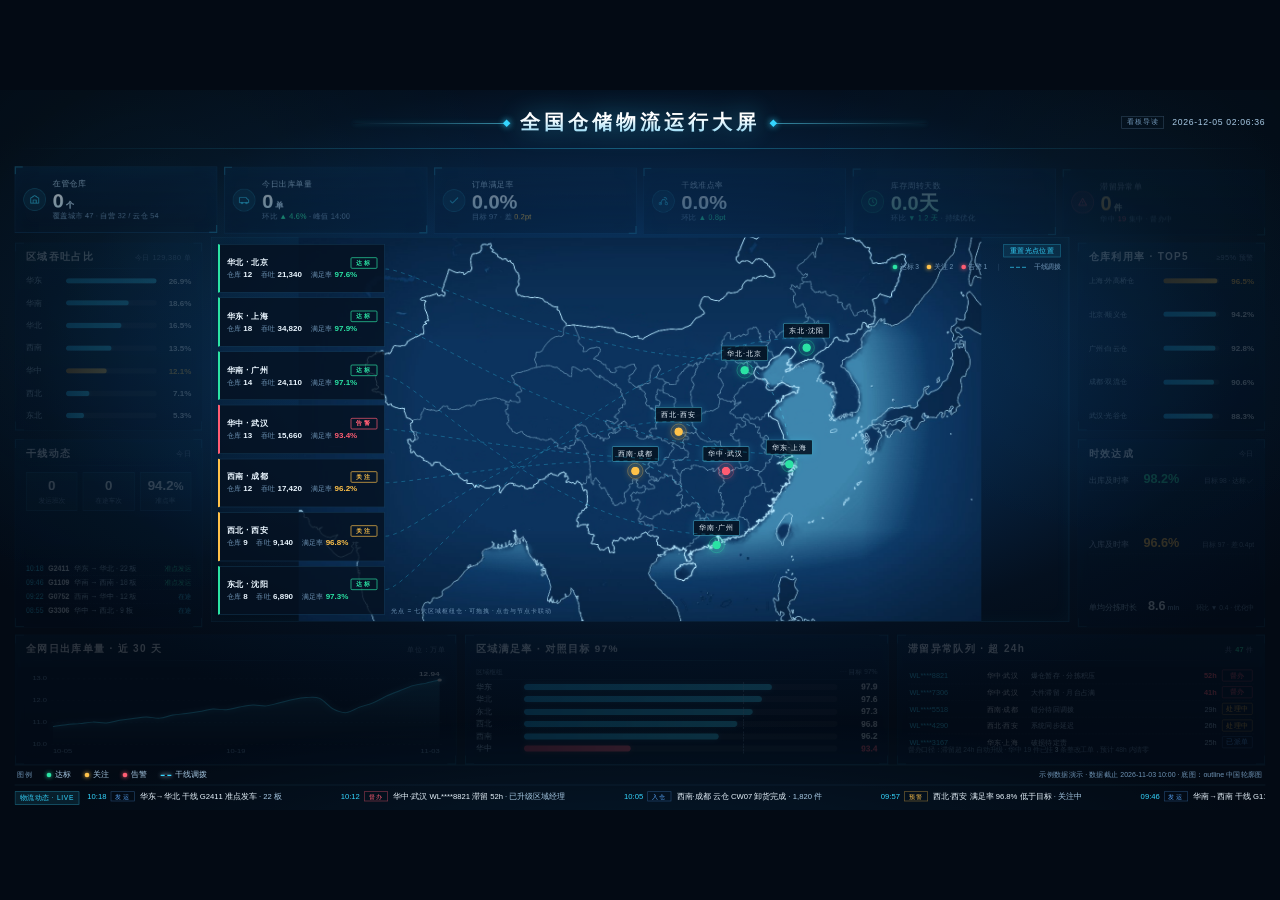
<file: index.html>
<!DOCTYPE html>
<html lang="zh-CN"><head><meta charset="utf-8"><meta http-equiv="refresh" content="0; url=%E5%A4%A7%E5%B1%8F-%E6%96%B9%E6%A1%88%E4%B8%80-%E5%85%A8%E5%9B%BD%E4%BB%93%E5%82%A8%E7%89%A9%E6%B5%81.html"><title>dataview-visualize 示例</title></head><body style="background:#040B18;color:#EAF6FF;font-family:PingFang SC,sans-serif"><p style="padding:40px">正在进入示例大屏… <a style="color:#35D6FF" href="%E5%A4%A7%E5%B1%8F-%E6%96%B9%E6%A1%88%E4%B8%80-%E5%85%A8%E5%9B%BD%E4%BB%93%E5%82%A8%E7%89%A9%E6%B5%81.html">点击直达：全国仓储物流运行大屏</a></p></body></html>
</file>
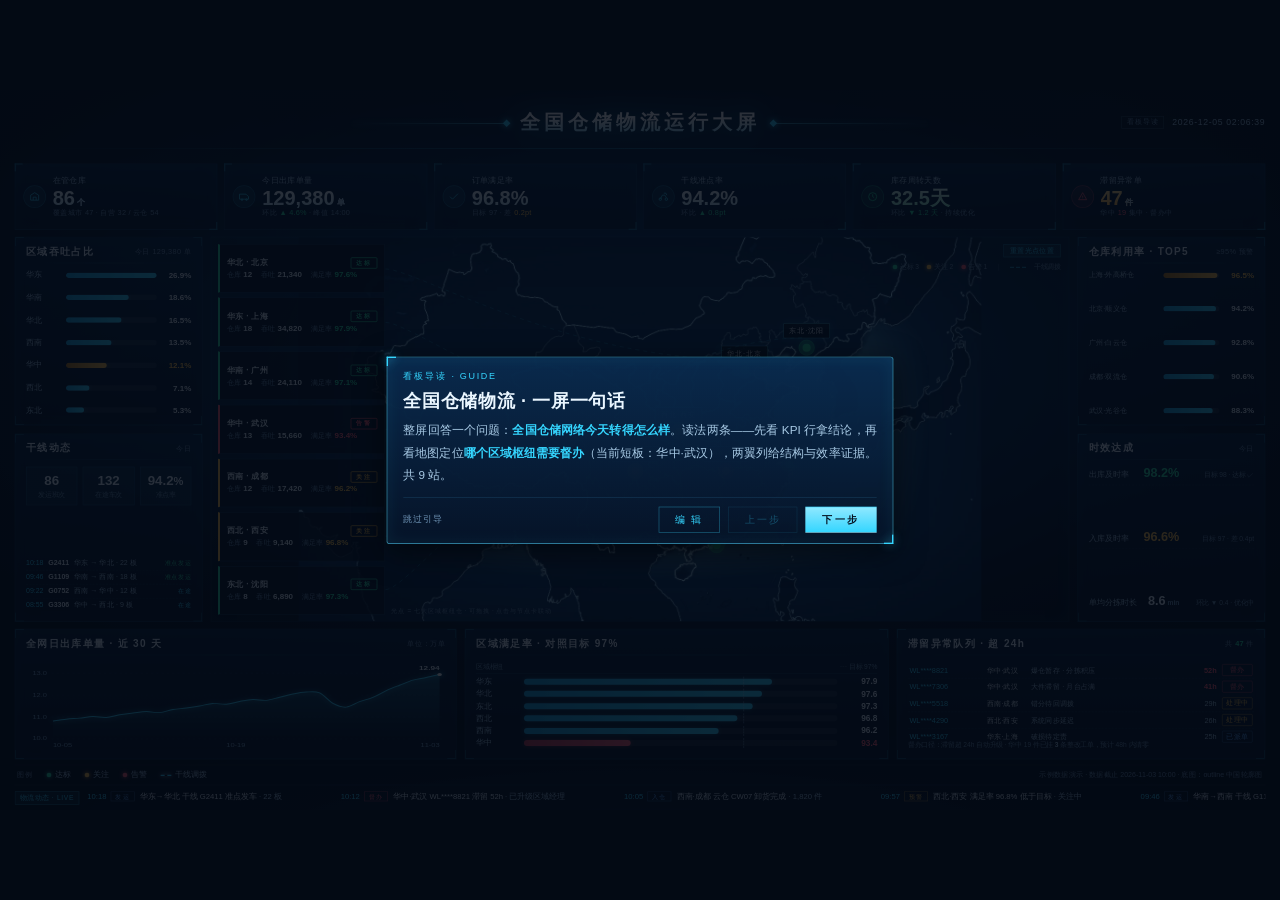
<file: 大屏-方案一-全国仓储物流.html>
<!DOCTYPE html>
<html lang="zh-CN">
<head>
<meta charset="utf-8">
<meta name="viewport" content="width=device-width, initial-scale=1">
<title>全国仓储物流运行大屏</title>
<link rel="stylesheet" href="大屏基座.css">
<style>
/* ===== S1 科技蓝 HUD：基座即默认风格，无需令牌覆盖 ===== */

/* ===== 布局：L3 中心地图（两翼列 + 节点卡叠放在地图面板上层） ===== */
main{display:flex; flex-direction:column; gap:10px; padding-top:10px;}
.kpis{grid-template-columns:repeat(6,1fr);}

.mid{flex:1; min-height:0; display:grid; grid-template-columns:282px 1fr 282px; gap:12px;}
.wingcol{display:grid; grid-template-rows:1fr 1fr; gap:12px; min-height:0;}

/* 左翼上：区域吞吐占比 */
.share{flex:1; display:flex; flex-direction:column; justify-content:space-between; padding-top:2px;}
.srow{display:grid; grid-template-columns:52px 1fr 44px; gap:8px; align-items:center; font-size:11.5px; color:var(--text-2);}
.srow .track{height:8px; background:rgba(255,255,255,.08); border-radius:4px; overflow:hidden;}
.srow .fill{height:100%; border-radius:4px; background:linear-gradient(90deg,#1AA7E0,#35D6FF); box-shadow:0 0 8px rgba(53,214,255,.3);}
.srow.m .fill{background:linear-gradient(90deg,#B4761A,#FFC24A); box-shadow:0 0 8px rgba(255,194,74,.3);}
.srow b{font-family:var(--num); font-size:12px; color:var(--text-1); text-align:right;}
.srow.m b{color:var(--warn);}

/* 左翼下：干线动态 */
.lanes{flex:1; display:flex; flex-direction:column; justify-content:space-between; padding-top:2px;}
.lst{display:flex; gap:8px;}
.lst .c{flex:1; text-align:center; background:rgba(53,214,255,.06); border:1px solid rgba(70,190,255,.18); padding:7px 4px;}
.lst .c b{display:block; font-family:var(--num); font-size:20px; line-height:1.2; color:var(--text-1);}
.lst .c span{font-size:10px; color:var(--text-3);}
.llist{display:flex; flex-direction:column;}
.lrow{display:flex; gap:7px; font-size:10.5px; color:var(--text-2); align-items:baseline; border-bottom:1px dashed rgba(90,200,255,.10); padding:3px 0;}
.lrow:last-child{border-bottom:none;}
.lrow i{font-style:normal; font-family:var(--num); color:var(--cyan-1); flex:none;}
.lrow .no{font-family:var(--num); color:var(--text-1); font-weight:600;}
.lrow .st{margin-left:auto; font-size:9.5px; color:var(--ok); flex:none;}
.lrow .st.run{color:var(--cyan-1);}

/* 右翼上：仓库利用率 TOP5 */
.util{flex:1; display:flex; flex-direction:column; justify-content:space-between; padding-top:2px;}
.urow{display:grid; grid-template-columns:104px 1fr 44px; gap:8px; align-items:center; font-size:11px; color:var(--text-2);}
.urow .track{height:8px; background:rgba(255,255,255,.08); border-radius:4px; overflow:hidden;}
.urow .fill{height:100%; border-radius:4px; background:linear-gradient(90deg,#1AA7E0,#35D6FF); box-shadow:0 0 8px rgba(53,214,255,.3);}
.urow.w .fill{background:linear-gradient(90deg,#B4761A,#FFC24A); box-shadow:0 0 8px rgba(255,194,74,.3);}
.urow b{font-family:var(--num); font-size:12px; color:var(--text-1); text-align:right;}
.urow.w b{color:var(--warn);}

/* 右翼下：时效达成 */
.sla{flex:1; display:flex; flex-direction:column; justify-content:space-between; padding-top:2px;}
.xrow{display:flex; align-items:baseline; gap:8px; font-size:11.5px; color:var(--text-2); border-bottom:1px dashed rgba(90,200,255,.10); padding-bottom:6px;}
.xrow:last-child{border-bottom:none;}
.xrow b{font-family:var(--num); font-size:19px; color:var(--text-1); margin-left:auto; line-height:1.1;}
.xrow b.ok{color:var(--ok);} .xrow b.wn{color:var(--warn);}
.xrow small{font-size:10px; color:var(--text-3); width:104px; text-align:right;}
.map-panel{position:relative; min-height:0; height:100%; overflow:hidden; border:1px solid rgba(70,190,255,.10);
  box-shadow:inset 0 0 26px rgba(53,214,255,.04);}
/* 节点卡列：叠放在地图上层（方案七式），盖住地图西部空白区 */
.node-col{position:absolute; left:10px; top:10px; bottom:10px; width:250px; z-index:9;
  display:flex; flex-direction:column; gap:7px;}
.ncard{flex:1; min-height:0; background:rgba(5,18,34,.82); border:1px solid rgba(70,190,255,.18); border-left-width:3px;
  padding:4px 10px; cursor:pointer; display:flex; flex-direction:column; justify-content:center; gap:2px; transition:all .2s;}
.ncard:hover{border-color:rgba(90,225,255,.4);}
.ncard.on{border-color:rgba(90,225,255,.65); background:rgba(53,214,255,.12); box-shadow:0 0 16px rgba(53,214,255,.16);}
.ncard .nh{display:flex; align-items:center; gap:8px; font-size:12.5px; color:var(--text-1); font-weight:600;}
.ncard .nh .st{margin-left:auto; font-size:9.5px; letter-spacing:2px; padding:1px 7px; border:1px solid; border-radius:2px;}
.st.ok{color:var(--ok); border-color:rgba(43,227,164,.45);}
.st.w{color:var(--warn); border-color:rgba(255,194,74,.5);}
.st.bd{color:var(--danger); border-color:rgba(255,93,115,.5);}
.ncard .nrow{display:flex; gap:13px; font-size:10.5px; color:var(--text-3); white-space:nowrap;}
.ncard .nrow b{font-family:var(--num); font-size:12px; color:var(--text-1); font-weight:600;}
.ncard .nrow b.wn{color:var(--warn);} .ncard .nrow b.bd{color:var(--danger);} .ncard .nrow b.ok{color:var(--ok);}

.mk-reset{position:absolute; right:12px; top:10px; z-index:11; font-size:10px; color:var(--cyan-1);
  border:1px solid rgba(53,214,255,.35); background:rgba(53,214,255,.08); padding:2px 9px; cursor:pointer; letter-spacing:1px;}
.mk-reset:hover{background:rgba(53,214,255,.16);}
.map-panel .hud{position:absolute; right:12px; top:38px; z-index:9; font-size:10px; color:var(--text-3);
  display:flex; gap:12px; align-items:center; pointer-events:none;}
.map-panel .hud i{width:7px; height:7px; border-radius:50%; display:inline-block; margin-right:4px; box-shadow:0 0 6px currentColor;}
.map-panel .hud .sep{opacity:.4;}
.map-panel .hud .ln{border-top:2px dashed rgba(53,214,255,.55); width:24px; height:0;}
#geoBox{position:absolute; left:50%; top:50%; transform:translate(-50%,-50%); overflow:hidden;
  background:url('china-map-outline.png') no-repeat; background-size:130% 130%; background-position:50% 50%;}
.map-panel .mk-hint{position:absolute; left:270px; bottom:8px; z-index:9; font-size:9.5px; color:var(--text-3); letter-spacing:.5px; pointer-events:none;}

/* ===== 底部三面板 ===== */
.bot{flex:none; height:196px; display:grid; grid-template-columns:1.2fr 1.15fr 1fr; gap:12px;}
.chart-box{flex:1; min-height:0; position:relative;}
.chart-box svg{width:100%; height:100%; display:block; overflow:visible;}

/* 满足率对比 */
.rates{flex:1; min-height:0; display:flex; flex-direction:column; justify-content:space-between; padding:2px 0;}
.rrow{display:grid; grid-template-columns:64px 1fr 52px; gap:8px; align-items:center; font-size:11.5px; color:var(--text-2);}
.rrow .track{position:relative; height:9px; background:rgba(255,255,255,.08); border-radius:5px;}
.rrow .fill{height:100%; border-radius:5px; background:linear-gradient(90deg,#1AA7E0,#35D6FF); box-shadow:0 0 8px rgba(53,214,255,.3);}
.rrow.w .fill{background:linear-gradient(90deg,#C23A52,#FF5D73); box-shadow:0 0 8px rgba(255,93,115,.35);}
.rrow.m .fill{background:linear-gradient(90deg,#B4761A,#FFC24A); box-shadow:0 0 8px rgba(255,194,74,.3);}
.rrow .tick{position:absolute; left:70%; top:-3px; bottom:-3px; width:0; border-left:1.5px dashed rgba(170,215,255,.55);}
.rrow b.n{font-family:var(--num); font-size:12.5px; color:var(--text-1); text-align:right;}
.rhead{display:flex; font-size:10px; color:var(--text-3); gap:14px; border-bottom:1px solid rgba(90,200,255,.12); padding-bottom:3px;}
.rhead .tg{margin-left:auto;} .rhead .tg::before{content:"┄"; margin-right:3px;}

/* 异常队列 */
.queue{flex:1; min-height:0; display:flex; flex-direction:column; justify-content:space-between; padding:2px 0;}
.qrow{display:grid; grid-template-columns:108px 58px 1fr 52px 46px; gap:8px; align-items:center;
  font-size:11px; color:var(--text-2); border-bottom:1px dashed rgba(90,200,255,.10); padding:3px 2px;}
.qrow:last-of-type{border-bottom:none;}
.qrow .no{font-family:var(--num); color:var(--cyan-1);}
.qrow .nd{color:var(--text-1);}
.qrow .tm{font-family:var(--num); text-align:right; color:var(--text-2);}
.qrow .tm.hot{color:var(--danger); font-weight:700;}
.qrow .qs{font-size:10px; text-align:center; letter-spacing:1px; padding:1px 0; border:1px solid; border-radius:2px;}
.qs.do{color:var(--info); border-color:rgba(90,169,255,.4);}
.qs.wt{color:var(--warn); border-color:rgba(255,194,74,.5);}
.qs.bd{color:var(--danger); border-color:rgba(255,93,115,.5);}
.qfoot{font-size:10px; color:var(--text-3);}
.qfoot b{color:var(--text-2); font-family:var(--num);}

/* ticker 内容 */
.ticker .move b{color:var(--text-1);}
.ticker .move i{color:var(--cyan-1);}
.ticker .move .bad{color:var(--danger);}
.ev2{white-space:nowrap; margin-right:44px; color:var(--text-2); font-size:11.5px;}
.ev2 i{font-style:normal; font-family:var(--num); color:var(--cyan-1); margin-right:6px;}
.ev2 .lv{font-size:9.5px; padding:1px 6px; margin-right:8px; border:1px solid; letter-spacing:1px;}
.ev2 .lv.h{color:var(--danger); border-color:rgba(255,93,115,.5);}
.ev2 .lv.m{color:var(--warn); border-color:rgba(255,194,74,.45);}
.ev2 .lv.l{color:var(--info); border-color:rgba(90,169,255,.35);}
</style>
</head>
<body>
<div class="viewport">
<div class="stage" id="stage">
  <section class="screen">
    <header>
      <div></div>
      <div class="title-wrap"><span class="wing l"></span><span class="wing r"></span><h1>全国仓储物流运行大屏</h1></div>
      <div class="h-right"><span class="js-clock">2026-11-03 10:20:00</span></div>
    </header>

    <main>
      <!-- 结论层 KPI -->
      <div class="kpis" id="kpiBand">
        <div class="kpi"><div class="ic"><svg viewBox="0 0 24 24"><path d="M4 9l8-5 8 5v10H4z"/><path d="M9 19v-6h6v6"/></svg></div>
          <div class="txt"><div class="n">在管仓库</div><div class="v" data-num="86">86<small>个</small></div><div class="d">覆盖城市 <i>47</i> · 自营 32 / 云仓 54</div></div></div>
        <div class="kpi"><div class="ic"><svg viewBox="0 0 24 24"><path d="M3 7h13l5 5v5H3z"/><circle cx="8" cy="18" r="1.6"/><circle cx="17" cy="18" r="1.6"/></svg></div>
          <div class="txt"><div class="n">今日出库单量</div><div class="v" data-num="129380">129,380<small>单</small></div><div class="d">环比 <i class="up">▲ 4.6%</i> · 峰值 14:00</div></div></div>
        <div class="kpi"><div class="ic"><svg viewBox="0 0 24 24"><path d="M4 12l5 5L20 6"/></svg></div>
          <div class="txt"><div class="n">订单满足率</div><div class="v" data-num="96.8" data-dec="1" data-suffix="%">96.8%</div><div class="d">目标 97 · 差 <i class="warn">0.2pt</i></div></div></div>
        <div class="kpi"><div class="ic"><svg viewBox="0 0 24 24"><circle cx="6" cy="17" r="2.5"/><circle cx="18" cy="17" r="2.5"/><path d="M6 17l4-8h5l3 5"/><path d="M13 5h4l2 4"/></svg></div>
          <div class="txt"><div class="n">干线准点率</div><div class="v" data-num="94.2" data-dec="1" data-suffix="%">94.2%</div><div class="d">环比 <i class="up">▲ 0.8pt</i></div></div></div>
        <div class="kpi good"><div class="ic"><svg viewBox="0 0 24 24"><circle cx="12" cy="12" r="8"/><path d="M12 7v5l3 2"/></svg></div>
          <div class="txt"><div class="n">库存周转天数</div><div class="v" data-num="32.5" data-dec="1" data-suffix="天">32.5天</div><div class="d">环比 <i class="up">▼ 1.2 天</i> · 持续优化</div></div></div>
        <div class="kpi hot"><div class="ic"><svg viewBox="0 0 24 24"><path d="M12 4l8 14H4z"/><path d="M12 10v4M12 16v.5"/></svg></div>
          <div class="txt"><div class="n">滞留异常单</div><div class="v" data-num="47">47<small>件</small></div><div class="d">华中 <i class="down">19</i> 集中 · 督办中</div></div></div>
      </div>

      <!-- 证据层：两翼列 + 中国地图（节点卡叠放在地图上层） -->
      <div class="mid">
      <div class="wingcol" id="wingL">
        <div class="panel">
          <div class="panel-h"><h2>区域吞吐占比</h2><span class="ext">今日 129,380 单</span></div>
          <div class="share">
            <div class="srow"><span>华东</span><div class="track"><div class="fill" style="width:100%"></div></div><b>26.9%</b></div>
            <div class="srow"><span>华南</span><div class="track"><div class="fill" style="width:69%"></div></div><b>18.6%</b></div>
            <div class="srow"><span>华北</span><div class="track"><div class="fill" style="width:61%"></div></div><b>16.5%</b></div>
            <div class="srow"><span>西南</span><div class="track"><div class="fill" style="width:50%"></div></div><b>13.5%</b></div>
            <div class="srow m"><span>华中</span><div class="track"><div class="fill" style="width:45%"></div></div><b>12.1%</b></div>
            <div class="srow"><span>西北</span><div class="track"><div class="fill" style="width:26%"></div></div><b>7.1%</b></div>
            <div class="srow"><span>东北</span><div class="track"><div class="fill" style="width:20%"></div></div><b>5.3%</b></div>
          </div>
        </div>
        <div class="panel">
          <div class="panel-h"><h2>干线动态</h2><span class="ext">今日</span></div>
          <div class="lanes">
            <div class="lst">
              <div class="c"><b data-num="86">86</b><span>发运班次</span></div>
              <div class="c"><b data-num="132">132</b><span>在途车次</span></div>
              <div class="c"><b>94.2<small>%</small></b><span>准点率</span></div>
            </div>
            <div class="llist">
              <div class="lrow"><i>10:18</i><span class="no">G2411</span><span>华东 → 华北 · 22 板</span><span class="st">准点发运</span></div>
              <div class="lrow"><i>09:46</i><span class="no">G1109</span><span>华南 → 西南 · 18 板</span><span class="st">准点发运</span></div>
              <div class="lrow"><i>09:22</i><span class="no">G0752</span><span>西南 → 华中 · 12 板</span><span class="st run">在途</span></div>
              <div class="lrow"><i>08:55</i><span class="no">G3306</span><span>华中 → 西北 · 9 板</span><span class="st run">在途</span></div>
            </div>
          </div>
        </div>
      </div>

      <div class="map-panel" id="mapPanel">
        <div class="node-col" id="nodeCards">
          <div class="ncard" data-dmk="north" style="border-left-color:#2BE3A4;">
            <div class="nh"><b>华北 · 北京</b><span class="st ok">达标</span></div>
            <div class="nrow"><span>仓库 <b>12</b></span><span>吞吐 <b>21,340</b></span><span>满足率 <b class="ok">97.6%</b></span></div>
          </div>
          <div class="ncard" data-dmk="east" style="border-left-color:#2BE3A4;">
            <div class="nh"><b>华东 · 上海</b><span class="st ok">达标</span></div>
            <div class="nrow"><span>仓库 <b>18</b></span><span>吞吐 <b>34,820</b></span><span>满足率 <b class="ok">97.9%</b></span></div>
          </div>
          <div class="ncard" data-dmk="south" style="border-left-color:#2BE3A4;">
            <div class="nh"><b>华南 · 广州</b><span class="st ok">达标</span></div>
            <div class="nrow"><span>仓库 <b>14</b></span><span>吞吐 <b>24,110</b></span><span>满足率 <b class="ok">97.1%</b></span></div>
          </div>
          <div class="ncard" data-dmk="central" style="border-left-color:#FF5D73;">
            <div class="nh"><b>华中 · 武汉</b><span class="st bd">告警</span></div>
            <div class="nrow"><span>仓库 <b>13</b></span><span>吞吐 <b>15,660</b></span><span>满足率 <b class="bd">93.4%</b></span></div>
          </div>
          <div class="ncard" data-dmk="southwest" style="border-left-color:#FFC24A;">
            <div class="nh"><b>西南 · 成都</b><span class="st w">关注</span></div>
            <div class="nrow"><span>仓库 <b>12</b></span><span>吞吐 <b>17,420</b></span><span>满足率 <b class="wn">96.2%</b></span></div>
          </div>
          <div class="ncard" data-dmk="northwest" style="border-left-color:#FFC24A;">
            <div class="nh"><b>西北 · 西安</b><span class="st w">关注</span></div>
            <div class="nrow"><span>仓库 <b>9</b></span><span>吞吐 <b>9,140</b></span><span>满足率 <b class="wn">96.8%</b></span></div>
          </div>
          <div class="ncard" data-dmk="northeast" style="border-left-color:#2BE3A4;">
            <div class="nh"><b>东北 · 沈阳</b><span class="st ok">达标</span></div>
            <div class="nrow"><span>仓库 <b>8</b></span><span>吞吐 <b>6,890</b></span><span>满足率 <b class="ok">97.3%</b></span></div>
          </div>
        </div>

        <div class="hud">
          <span><i style="color:#2BE3A4;background:#2BE3A4"></i>达标 3</span>
          <span><i style="color:#FFC24A;background:#FFC24A"></i>关注 2</span>
          <span><i style="color:#FF5D73;background:#FF5D73"></i>告警 1</span>
          <span class="sep">｜</span>
          <span class="ln"></span>
          <span>干线调拨</span>
        </div>
        <span class="mk-reset" id="mkReset">重置光点位置</span>
        <div id="geoBox"></div>
        <div class="mk-hint">光点 = 七大区域枢纽仓 · 可拖拽 · 点击与节点卡联动</div>
      </div>

      <div class="wingcol" id="wingR">
        <div class="panel">
          <div class="panel-h"><h2>仓库利用率 · TOP5</h2><span class="ext">≥95% 预警</span></div>
          <div class="util">
            <div class="urow w"><span>上海·外高桥仓</span><div class="track"><div class="fill" style="width:96.5%"></div></div><b>96.5%</b></div>
            <div class="urow"><span>北京·顺义仓</span><div class="track"><div class="fill" style="width:94.2%"></div></div><b>94.2%</b></div>
            <div class="urow"><span>广州·白云仓</span><div class="track"><div class="fill" style="width:92.8%"></div></div><b>92.8%</b></div>
            <div class="urow"><span>成都·双流仓</span><div class="track"><div class="fill" style="width:90.6%"></div></div><b>90.6%</b></div>
            <div class="urow"><span>武汉·光谷仓</span><div class="track"><div class="fill" style="width:88.3%"></div></div><b>88.3%</b></div>
          </div>
        </div>
        <div class="panel">
          <div class="panel-h"><h2>时效达成</h2><span class="ext">今日</span></div>
          <div class="sla">
            <div class="xrow"><span>出库及时率</span><b class="ok">98.2%</b><small>目标 98 · 达标 ✓</small></div>
            <div class="xrow"><span>入库及时率</span><b class="wn">96.6%</b><small>目标 97 · 差 0.4pt</small></div>
            <div class="xrow"><span>单均分拣时长</span><b>8.6<small> min</small></b><small>环比 ▼ 0.4 · 优化中</small></div>
          </div>
        </div>
      </div>
      </div>

      <!-- 明细层 -->
      <div class="bot">
        <div class="panel" id="trendPanel">
          <div class="panel-h"><h2>全网日出库单量 · 近 30 天</h2><span class="ext">单位：万单</span></div>
          <div class="chart-box">
            <svg id="trendSvg" viewBox="0 0 560 170" preserveAspectRatio="none" role="img" aria-label="近30天日出库单量趋势">
              <defs>
                <linearGradient id="tgA" x1="0" y1="0" x2="0" y2="1">
                  <stop offset="0" stop-color="#35D6FF" stop-opacity=".28"/><stop offset="1" stop-color="#35D6FF" stop-opacity="0"/>
                </linearGradient>
              </defs>
              <g class="grid-line"><line x1="34" y1="24" x2="556" y2="24"/><line x1="34" y1="66" x2="556" y2="66"/><line x1="34" y1="108" x2="556" y2="108"/><line x1="34" y1="150" x2="556" y2="150"/></g>
              <g class="axis" font-family="var(--num)"><text x="28" y="27" text-anchor="end">13.0</text><text x="28" y="69" text-anchor="end">12.0</text><text x="28" y="111" text-anchor="end">11.0</text><text x="28" y="153" text-anchor="end">10.0</text></g>
              <path id="tgArea" fill="url(#tgA)"/>
              <path id="tgLine" fill="none" stroke="#35D6FF" stroke-width="1.8" class="glow"/>
              <circle id="tgDot" r="3" fill="#FFFFFF" class="glow"/>
              <text id="tgEnd" text-anchor="end" fill="#EAF6FF" font-size="11" font-weight="700" font-family="var(--num)">12.94</text>
              <g class="axis" font-family="var(--cn)"><text x="36" y="166">10-05</text><text x="280" y="166" text-anchor="middle">10-19</text><text x="552" y="166" text-anchor="end">11-03</text></g>
            </svg>
          </div>
        </div>

        <div class="panel" id="ratePanel">
          <div class="panel-h"><h2>区域满足率 · 对照目标 97%</h2></div>
          <div class="rates">
            <div class="rhead"><span>区域枢纽</span><span class="tg">目标 97%</span></div>
            <div class="rrow"><span>华东</span><div class="track"><span class="tick"></span><div class="fill" style="width:79%"></div></div><b class="n">97.9</b></div>
            <div class="rrow"><span>华北</span><div class="track"><span class="tick"></span><div class="fill" style="width:76%"></div></div><b class="n">97.6</b></div>
            <div class="rrow"><span>东北</span><div class="track"><span class="tick"></span><div class="fill" style="width:73%"></div></div><b class="n">97.3</b></div>
            <div class="rrow"><span>西北</span><div class="track"><span class="tick"></span><div class="fill m" style="width:68%"></div></div><b class="n">96.8</b></div>
            <div class="rrow"><span>西南</span><div class="track"><span class="tick"></span><div class="fill m" style="width:62%"></div></div><b class="n">96.2</b></div>
            <div class="rrow w"><span>华中</span><div class="track"><span class="tick"></span><div class="fill" style="width:34%"></div></div><b class="n" style="color:var(--danger)">93.4</b></div>
          </div>
        </div>

        <div class="panel" id="queuePanel">
          <div class="panel-h"><h2>滞留异常队列 · 超 24h</h2><span class="ext">共 <b>47</b> 件</span></div>
          <div class="queue">
            <div class="qrow"><span class="no">WL****8821</span><span class="nd">华中·武汉</span><span>爆仓暂存 · 分拣积压</span><span class="tm hot">52h</span><span class="qs bd">督办</span></div>
            <div class="qrow"><span class="no">WL****7306</span><span class="nd">华中·武汉</span><span>大件滞留 · 月台占满</span><span class="tm hot">41h</span><span class="qs bd">督办</span></div>
            <div class="qrow"><span class="no">WL****5518</span><span class="nd">西南·成都</span><span>错分待回调拨</span><span class="tm">29h</span><span class="qs wt">处理中</span></div>
            <div class="qrow"><span class="no">WL****4290</span><span class="nd">西北·西安</span><span>系统同步延迟</span><span class="tm">26h</span><span class="qs wt">处理中</span></div>
            <div class="qrow"><span class="no">WL****3167</span><span class="nd">华东·上海</span><span>破损待定责</span><span class="tm">25h</span><span class="qs do">已派单</span></div>
          </div>
          <div class="qfoot">督办口径：滞留超 24h 自动升级 · 华中 19 件已挂 <b>3</b> 条整改工单，预计 48h 内清零</div>
        </div>
      </div>
    </main>

    <div class="legend-bar">
      <span class="lb">图例</span>
      <span><b style="color:#2BE3A4;background:#2BE3A4"></b>达标</span>
      <span><b style="color:#FFC24A;background:#FFC24A"></b>关注</span>
      <span><b style="color:#FF5D73;background:#FF5D73"></b>告警</span>
      <span><b style="border-top:2px dashed #35D6FF; height:0; width:16px; border-radius:0;"></b>干线调拨</span>
      <span class="note">示例数据演示 · 数据截止 2026-11-03 10:00 · 底图：outline 中国轮廓图</span>
    </div>
    <div class="ticker">
      <span class="tag live">物流动态 · LIVE</span>
      <div class="track"><div class="move">
        <span class="ev2"><i>10:18</i><span class="lv l">发运</span><b>华东→华北 干线 G2411 准点发车</b> · 22 板</span>
        <span class="ev2"><i>10:12</i><span class="lv h">督办</span><b>华中·武汉 WL****8821 滞留 52h</b> · 已升级区域经理</span>
        <span class="ev2"><i>10:05</i><span class="lv l">入仓</span><b>西南·成都 云仓 CW07 卸货完成</b> · 1,820 件</span>
        <span class="ev2"><i>09:57</i><span class="lv m">预警</span><b>西北·西安 满足率 96.8% 低于目标</b> · 关注中</span>
        <span class="ev2"><i>09:46</i><span class="lv l">发运</span><b>华南→西南 干线 G1109 准点发车</b> · 18 板</span>
        <span class="ev2"><i>09:31</i><span class="lv m">异常</span><b>华东·上海 WL****3167 破损定责中</b> · 已派单</span>
        <span class="ev2"><i>10:18</i><span class="lv l">发运</span><b>华东→华北 干线 G2411 准点发车</b> · 22 板</span>
        <span class="ev2"><i>10:12</i><span class="lv h">督办</span><b>华中·武汉 WL****8821 滞留 52h</b> · 已升级区域经理</span>
        <span class="ev2"><i>10:05</i><span class="lv l">入仓</span><b>西南·成都 云仓 CW07 卸货完成</b> · 1,820 件</span>
        <span class="ev2"><i>09:57</i><span class="lv m">预警</span><b>西北·西安 满足率 96.8% 低于目标</b> · 关注中</span>
        <span class="ev2"><i>09:46</i><span class="lv l">发运</span><b>华南→西南 干线 G1109 准点发车</b> · 18 板</span>
        <span class="ev2"><i>09:31</i><span class="lv m">异常</span><b>华东·上海 WL****3167 破损定责中</b> · 已派单</span>
      </div></div>
    </div>
  </section>
</div>
</div>

<script src="大屏基座.js"></script>
<script>
/* 趋势图：近 30 天日出库单量（万单） */
(function(){
  var v = [10.82,10.90,10.95,11.02,10.98,11.10,11.18,11.25,11.20,11.34,11.41,11.50,11.62,11.58,11.71,11.80,11.76,11.90,12.05,12.14,12.10,11.62,11.45,11.70,11.90,12.20,12.45,12.68,12.80,12.94];
  function X(i){ return 36 + i * (516 / 29); }
  function Y(t){ return 150 - (t - 10) * 42; }
  function smooth(pts){
    if(pts.length < 3){ return 'M' + pts.map(function(p){ return p[0] + ',' + p[1]; }).join(' L'); }
    var d = 'M' + pts[0][0].toFixed(1) + ',' + pts[0][1].toFixed(1);
    for(var i = 0; i < pts.length - 1; i++){
      var p0 = pts[Math.max(0, i-1)], p1 = pts[i], p2 = pts[i+1], p3 = pts[Math.min(pts.length-1, i+2)];
      var c1x = p1[0] + (p2[0] - p0[0]) / 6, c1y = p1[1] + (p2[1] - p0[1]) / 6;
      var c2x = p2[0] - (p3[0] - p1[0]) / 6, c2y = p2[1] - (p3[1] - p1[1]) / 6;
      d += 'C' + c1x.toFixed(1) + ',' + c1y.toFixed(1) + ' ' + c2x.toFixed(1) + ',' + c2y.toFixed(1) + ' ' + p2[0].toFixed(1) + ',' + p2[1].toFixed(1);
    }
    return d;
  }
  var pts = v.map(function(t, i){ return [X(i), Y(t)]; });
  document.getElementById('tgLine').setAttribute('d', smooth(pts));
  document.getElementById('tgArea').setAttribute('d', smooth(pts) + ' L552,152 L36,152 Z');
  var last = pts[29], dot = document.getElementById('tgDot');
  dot.setAttribute('cx', last[0]); dot.setAttribute('cy', last[1]);
  var end = document.getElementById('tgEnd');
  end.setAttribute('x', 552); end.setAttribute('y', last[1] - 8);
})();
</script>
<script>
/* 地图光点配置：七大区域枢纽仓（底图 = outline 中国轮廓图，投影参数与其配套） */
window.DVMAP = {
  wrap: '#mapPanel', box: '#geoBox', reset: '#mkReset', lsVersion: 2,
  fit: {ratio: 16/9},
  projection: {center: [33.6, 104.6], zoom: 4.75, scale: 1.3},
  markers: [
    {k:'north',    lat:39.904, lng:116.407, c:'#2BE3A4', label:'华北·北京'},
    {k:'east',     lat:31.230, lng:121.474, c:'#2BE3A4', label:'华东·上海'},
    {k:'south',    lat:23.129, lng:113.264, c:'#2BE3A4', label:'华南·广州'},
    {k:'central',  lat:30.593, lng:114.305, c:'#FF5D73', label:'华中·武汉'},
    {k:'southwest',lat:30.572, lng:104.066, c:'#FFC24A', label:'西南·成都'},
    {k:'northwest',lat:34.341, lng:108.940, c:'#FFC24A', label:'西北·西安'},
    {k:'northeast',lat:41.805, lng:123.432, c:'#2BE3A4', label:'东北·沈阳'}
  ],
  arcs: [['north','east'], ['south','southwest'], ['central','northwest']]
};
</script>
<script>
/* 看板导读配置 */
window.TOUR = {
  autostart: true,
  btnText: '看板导读',
  steps: [
    {sel: null, t: '全国仓储物流 · 一屏一句话',
     d:'整屏回答一个问题：<b>全国仓储网络今天转得怎么样</b>。读法两条——先看 KPI 行拿结论，再看地图定位<b>哪个区域枢纽需要督办</b>（当前短板：华中·武汉），两翼列给结构与效率证据。共 9 站。'},
    {sel: '#kpiBand', t: '第 1 层｜结论 —— 6 个数字读懂全局',
     d:'在管仓库 <b>86 个</b>、今日出库 <b>129,380 单</b>给体量；满足率 <b>96.8%</b>（差目标 0.2pt）与干线准点 <b>94.2%</b> 给质量；周转 <b>32.5 天</b>在优化；滞留异常 <b>47 件</b>是需要立刻关注的事。'},
    {sel: '#nodeCards', t: '证据｜七大区域节点卡 —— 谁好谁差',
     d:'节点卡列<b>叠放在地图左上</b>（盖住西部空白区）：每张卡 = <b>一个区域枢纽</b>——仓库数、今日吞吐、满足率，左色条即状态（绿达标 / 琥珀关注 / 红告警）。<b>点击任意节点卡</b>，地图光点同步高亮并连线。'},
    {sel: '#mapPanel', t: '专题｜中国地图 —— 空间定位短板',
     d:'光点 = 七大区域枢纽仓，按真实地理落点；<b>光点可拖拽微调</b>（位置自动记忆），<b>点击与节点卡联动</b>；虚线弧 = 三条干线调拨路线（华东→华北、华南→西南、华中→西北）。<b>红点武汉</b>一眼锁定短板。'},
    {sel: '#wingL', t: '两翼｜左列 —— 吞吐结构与干线',
     d:'上：<b>区域吞吐占比</b>——华东 26.9% 扛大旗，华中 12.1%（琥珀）与其告警状态呼应；下：<b>干线动态</b>——今日发运 86 班、在途 132 车、准点 94.2%，最近班次实时刷出。'},
    {sel: '#wingR', t: '两翼｜右列 —— 仓内效率',
     d:'上：<b>仓库利用率 TOP5</b>——上海外高桥 96.5% 过阈值预警（拥堵风险），武汉光谷 88.3% 还有余量；下：<b>时效达成</b>——出库及时 98.2% 达标，入库 96.6% 差 0.4pt，单均分拣 8.6 分钟持续优化。'},
    {sel: '#trendPanel', t: '明细｜出库趋势 —— 量的走势',
     d:'近 30 天日出库从 <b>10.8 万</b>爬到 <b>12.94 万单</b>；10 月末的凹坑是<b>华中暴雨扰动</b>（同期武汉满足率同步下探），已恢复上行。'},
    {sel: '#ratePanel', t: '明细｜满足率对照目标 —— 差在哪',
     d:'虚线刻度 = 目标 <b>97%</b>。华东/华北/东北/华南在目标线上方，西北/西南贴线，<b>华中 93.4%</b> 显著掉队——与地图红点、滞留队列互相印证。'},
    {sel: '#queuePanel', t: '明细｜滞留异常队列 —— 现在就办',
     d:'超 24h 滞留自动升级督办：<b>武汉两件 40h+</b> 已升级区域经理；全部 47 件中华中占 19，已挂 3 条整改工单，<b>预计 48h 内清零</b>。'},
    {sel: null, t: '收尾｜读屏路线回顾',
     d:'一句话：<b>量在涨、质贴线、华中掉队已督办</b>。横读 = 结论→证据→明细；竖看 = KPI → 节点卡 ↔ 地图联动 → 明细三表。页面为<b>示例数据</b>演示，接真实数据时口径见方案 md。'}
  ]
};
</script>
<script src="大屏编辑.js"></script>
<script src="大屏导读.js"></script>
<script src="大屏地图.js"></script>
</body>
</html>
</file>
<file: 大屏基座.css>
/* ============================================================
   数据安全运营大屏 · 统一基座 v1.0
   画布 1920×1080 等比缩放 · 科技蓝 HUD 视觉
   各大屏 HTML 引入方式：
   <link rel="stylesheet" href="大屏基座.css">
   <script src="大屏基座.js"></script>
   页面专属样式写在自身 <style>（可覆盖 .kpis 列数等）
   ============================================================ */

:root{
  --bg-0:#040B18; --bg-1:#071A33; --bg-2:#0A2A50;
  --panel-line:rgba(70,190,255,.28);
  --cyan-1:#35D6FF; --cyan-2:#1AA7E0; --cyan-3:#0B6FA8;
  --text-1:#EAF6FF; --text-2:#A9CBE6; --text-3:#6E93B4; --axis:#7FA8C9;
  --ok:#2BE3A4; --warn:#FFC24A; --danger:#FF5D73; --info:#5AA9FF;
  --c1:#35D6FF; --c2:#21D3C4; --c3:#5AA9FF; --c4:#8B7BFF;
  --c5:#FFC24A; --c6:#FF7AB6; --c7:#A8E05F;
  --num:"DIN Alternate","Bahnschrift","Rajdhani","Helvetica Neue",Arial,sans-serif;
  --cn:"PingFang SC","Hiragino Sans GB","Microsoft YaHei",sans-serif;
}
*{box-sizing:border-box; margin:0; padding:0;}
html,body{height:100%; background:#030A14; overflow:hidden;}
body{font-family:var(--cn); color:var(--text-1);}
.viewport{position:fixed; inset:0; overflow:hidden; background:#030A14;}
.stage{
  width:1920px; height:1080px; position:absolute; left:50%; top:50%;
  background:
    radial-gradient(ellipse 62% 52% at 50% 38%, #0E4C86 0%, #08294D 40%, #04101F 76%, #030A14 100%);
  overflow:hidden;
  transform:translate(-50%,-50%) scale(1);
  transform-origin:center center;
}
.stage::before{
  content:""; position:absolute; inset:0; pointer-events:none; z-index:0; opacity:.45;
  background:
    radial-gradient(ellipse 70% 24% at 50% 104%, rgba(18,96,150,.34), transparent 72%),
    radial-gradient(circle at 12% 22%, rgba(53,214,255,.10), transparent 30%),
    radial-gradient(circle at 88% 18%, rgba(53,214,255,.08), transparent 28%);
}
.stars{position:absolute; inset:0; pointer-events:none; opacity:.5; z-index:0;
  background-image:
    radial-gradient(1px 1px at 8% 18%, #9BEBFF 50%, transparent 50%),
    radial-gradient(1px 1px at 17% 62%, #6FC4E8 50%, transparent 50%),
    radial-gradient(1px 1px at 26% 30%, #9BEBFF 50%, transparent 50%),
    radial-gradient(1px 1px at 34% 78%, #6FC4E8 50%, transparent 50%),
    radial-gradient(1px 1px at 44% 12%, #9BEBFF 50%, transparent 50%),
    radial-gradient(1px 1px at 56% 88%, #6FC4E8 50%, transparent 50%),
    radial-gradient(1px 1px at 64% 24%, #9BEBFF 50%, transparent 50%),
    radial-gradient(1px 1px at 72% 66%, #6FC4E8 50%, transparent 50%),
    radial-gradient(1px 1px at 81% 34%, #9BEBFF 50%, transparent 50%),
    radial-gradient(1px 1px at 92% 72%, #6FC4E8 50%, transparent 50%),
    radial-gradient(1px 1px at 6% 84%, #6FC4E8 50%, transparent 50%),
    radial-gradient(1px 1px at 96% 44%, #9BEBFF 50%, transparent 50%);
}
.screen{position:absolute; inset:0; z-index:1; display:flex; flex-direction:column; padding:0 22px;}

/* ---------- 头部 ---------- */
header{
  height:96px; display:grid; grid-template-columns:1fr auto 1fr; align-items:center;
  position:relative; flex:none;
}
header::after{
  content:""; position:absolute; left:0; right:0; bottom:8px; height:1px;
  background:linear-gradient(90deg,transparent,rgba(53,214,255,.5),transparent);
}
.h-meta{font-size:12px; color:var(--text-3); letter-spacing:1px; display:flex; gap:14px; align-items:center;}
.h-meta b{color:var(--text-2); font-weight:500; font-family:var(--num);}
.plan-tag{
  font-size:11px; letter-spacing:2px; color:var(--cyan-1); padding:2px 10px;
  border:1px solid rgba(53,214,255,.4); background:rgba(53,214,255,.10);
}
.h-right{justify-self:end; font-family:var(--num); font-size:13px; color:var(--text-2); letter-spacing:1px; display:flex; align-items:center; gap:12px;}
.fs-hint{font-family:var(--cn); font-size:10px; color:var(--text-3); border:1px solid rgba(110,147,180,.35); padding:1.5px 7px; letter-spacing:2px;}
.title-wrap{text-align:center; position:relative;}
h1{
  font-size:30px; letter-spacing:6px; font-weight:700; line-height:1.2;
  background:linear-gradient(180deg,#FFFFFF 35%,#8FD8F5 100%);
  -webkit-background-clip:text; background-clip:text; color:transparent;
  filter:drop-shadow(0 0 18px rgba(53,214,255,.45));
}
h1 span{font-size:30px;}
.wing{position:absolute; top:20px; width:230px; height:1px; background:linear-gradient(90deg,transparent,rgba(90,225,255,.85)); box-shadow:0 0 8px rgba(53,214,255,.4);}
.wing.l{left:-250px;} .wing.r{right:-250px; background:linear-gradient(90deg,rgba(90,225,255,.85),transparent);}
.wing::after{content:""; position:absolute; top:-4px; width:8px; height:8px; background:var(--cyan-1); transform:rotate(45deg); box-shadow:0 0 10px var(--cyan-1);}
.wing.l::after{right:-4px;} .wing.r::after{left:-4px;}
.h-sub{font-size:11px; color:var(--text-3); letter-spacing:3px; margin-top:4px;}

/* ---------- KPI 行（默认 8 列，页面可覆盖列数） ---------- */
.kpis{display:grid; grid-template-columns:repeat(8,1fr); gap:10px; flex:none; height:100px; margin-top:4px;}
.kpi{
  position:relative; display:flex; align-items:center; gap:10px; padding:0 12px;
  background:linear-gradient(180deg,rgba(10,44,80,.55),rgba(6,20,40,.68));
  border:1px solid rgba(70,190,255,.12); box-shadow:inset 0 0 24px rgba(53,214,255,.04);
}
.kpi::before{
  content:""; position:absolute; inset:-1px; pointer-events:none; opacity:.3; filter:none;
  background:
    linear-gradient(var(--cyan-1),var(--cyan-1)) 0 0/12px 2px no-repeat,
    linear-gradient(var(--cyan-1),var(--cyan-1)) 0 0/2px 12px no-repeat,
    linear-gradient(var(--cyan-1),var(--cyan-1)) 100% 100%/12px 2px no-repeat,
    linear-gradient(var(--cyan-1),var(--cyan-1)) 100% 100%/2px 12px no-repeat;
}
.kpi .ic{width:34px; height:34px; flex:none; border-radius:50%; display:grid; place-items:center;
  background:rgba(53,214,255,.10); border:1px solid rgba(53,214,255,.25);}
.kpi .ic svg{width:18px; height:18px; stroke:var(--cyan-1); fill:none; stroke-width:1.5;}
.kpi .txt{min-width:0;}
.kpi .n{font-size:12px; color:var(--text-2); letter-spacing:.5px; white-space:nowrap;}
.kpi .v{font-family:var(--num); font-variant-numeric:tabular-nums; font-size:30px; line-height:1.15; font-weight:700;
  background:linear-gradient(180deg,#FFFFFF,#BFEBFF); -webkit-background-clip:text; background-clip:text; color:transparent;}
.kpi .v small{font-size:12px; -webkit-text-fill-color:var(--text-2); margin-left:3px; letter-spacing:1px;}
.kpi .d{font-size:11px; color:var(--text-3); margin-top:-2px; letter-spacing:.3px; white-space:nowrap;}
.kpi .d i{font-style:normal;}
.up{color:var(--ok);} .down{color:var(--danger);} .warn{color:var(--warn);}
.kpi.hot .ic{background:rgba(255,93,115,.10); border-color:rgba(255,93,115,.35);}
.kpi.hot .ic svg{stroke:var(--danger);}
.kpi.hot .v{background:linear-gradient(180deg,#FFE39A,#FFB03A); -webkit-background-clip:text; background-clip:text;}
.kpi.good .ic{background:rgba(43,227,164,.10); border-color:rgba(43,227,164,.35);}
.kpi.good .ic svg{stroke:var(--ok);}
.kpi.good .v{background:linear-gradient(180deg,#E8FFF6,#8FF3CF); -webkit-background-clip:text; background-clip:text;}
.kpi.cyber .v{background:linear-gradient(180deg,#FFFFFF,#8FE8FF); -webkit-background-clip:text; background-clip:text;}

/* ---------- 主区与面板 ---------- */
main{flex:1; min-height:0; padding-top:12px; display:grid; gap:12px;}
.panel{
  position:relative; padding:12px 16px 14px; min-height:0;
  background:linear-gradient(180deg,rgba(10,44,80,.52),rgba(6,20,40,.66));
  border:1px solid rgba(70,190,255,.10); box-shadow:inset 0 0 26px rgba(53,214,255,.03);
  display:flex; flex-direction:column; overflow:hidden;
}
.panel::before{
  content:""; position:absolute; inset:-1px; pointer-events:none; opacity:.28; filter:none;
  background:
    linear-gradient(var(--cyan-1),var(--cyan-1)) 0 0/14px 2px no-repeat,
    linear-gradient(var(--cyan-1),var(--cyan-1)) 0 0/2px 14px no-repeat,
    linear-gradient(var(--cyan-1),var(--cyan-1)) 100% 0/14px 2px no-repeat,
    linear-gradient(var(--cyan-1),var(--cyan-1)) 100% 0/2px 14px no-repeat,
    linear-gradient(var(--cyan-1),var(--cyan-1)) 0 100%/14px 2px no-repeat,
    linear-gradient(var(--cyan-1),var(--cyan-1)) 0 100%/2px 14px no-repeat,
    linear-gradient(var(--cyan-1),var(--cyan-1)) 100% 100%/14px 2px no-repeat,
    linear-gradient(var(--cyan-1),var(--cyan-1)) 100% 100%/2px 14px no-repeat;
}
.panel-h{display:flex; align-items:center; gap:9px; padding-bottom:8px; margin-bottom:8px; position:relative; flex:none;}
.panel-h::after{content:""; position:absolute; left:0; right:0; bottom:0; height:1px; background:linear-gradient(90deg,transparent,rgba(53,214,255,.16),transparent);}
.panel-h .ic{width:16px; height:16px; border:1.5px solid var(--cyan-1); display:grid; place-items:center; flex:none; box-shadow:0 0 8px rgba(53,214,255,.5);}
.panel-h .ic::before{content:""; width:7px; height:7px; border:1px solid var(--cyan-1);}
.panel-h h2{font-size:15px; font-weight:600; letter-spacing:2px;}
.panel-h .ext{margin-left:auto; font-size:11px; color:var(--text-3); letter-spacing:.5px;}
.panel-h .ext b{color:var(--ok); font-family:var(--num);}
.panel-h .deco{margin-left:auto; display:flex; gap:4px;}
.panel-h .deco i{width:12px; height:2px; background:rgba(53,214,255,.45); transform:skewX(-35deg);}
.panel-h .deco i:nth-child(2){opacity:.65;} .panel-h .deco i:nth-child(3){opacity:.35;}
.panel-h .deco + .ext{margin-left:10px;}
.mini-lg{margin-left:auto; font-size:11px; color:var(--text-3); display:flex; gap:12px; align-items:center; white-space:nowrap;}
.mini-lg i{width:7px; height:7px; border-radius:50%; display:inline-block; margin-right:5px; box-shadow:0 0 6px currentColor;}

/* ---------- SVG 图表通用 ---------- */
.chart{flex:1; min-height:0; position:relative;}
.chart svg{width:100%; height:100%; display:block; overflow:visible;}
.grid-line{stroke:rgba(120,200,255,.10); stroke-width:1; stroke-dasharray:3 4;}
.axis{fill:#7FA8C9; font-size:10px;}
.val-t{fill:#EAF6FF; font-family:var(--num); font-variant-numeric:tabular-nums;}
.glow{filter:drop-shadow(0 0 5px rgba(53,214,255,.85));}

/* ---------- 图例行 ---------- */
.legend-bar{height:30px; flex:none; display:flex; align-items:center; gap:20px; padding:0 4px; margin-top:8px;
  border-top:1px solid rgba(90,200,255,.10); font-size:11.5px; color:var(--text-2);}
.legend-bar .lb{letter-spacing:1px; color:var(--text-3); font-size:10.5px;}
.legend-bar span{display:flex; align-items:center; gap:6px; white-space:nowrap;}
.legend-bar b{width:7px; height:7px; border-radius:50%; box-shadow:0 0 7px currentColor;}
.legend-bar .note{margin-left:auto; color:var(--text-3); font-size:10.5px;}

/* ---------- 底部 ticker ---------- */
.ticker{height:38px; flex:none; display:flex; align-items:center; gap:12px; overflow:hidden;
  border-top:1px solid rgba(90,200,255,.14);}
.ticker .tag{font-size:10px; letter-spacing:1px; color:var(--cyan-1); border:1px solid rgba(53,214,255,.4);
  padding:2px 7px; flex:none; background:rgba(53,214,255,.10);}
.ticker .track{flex:1; overflow:hidden; position:relative; height:20px;}
.ticker .move{display:flex; gap:44px; white-space:nowrap; font-size:11.5px; color:var(--text-2);
  position:absolute; animation:marquee 40s linear infinite;}
.ticker .move b{color:var(--text-1); font-family:var(--num); font-weight:500;}
.ticker .move i{font-style:normal; color:var(--cyan-1);}
.ticker .move .bad{color:var(--danger);}
@keyframes marquee{from{transform:translateX(0);} to{transform:translateX(-50%);}}

/* ---------- 入场动效 ---------- */
.kpi, .panel{animation:rise .5s ease-out both;}
.kpi:nth-child(1){animation-delay:.02s} .kpi:nth-child(2){animation-delay:.05s}
.kpi:nth-child(3){animation-delay:.08s} .kpi:nth-child(4){animation-delay:.11s}
.kpi:nth-child(5){animation-delay:.14s} .kpi:nth-child(6){animation-delay:.17s}
.kpi:nth-child(7){animation-delay:.20s} .kpi:nth-child(8){animation-delay:.23s}
.panel{animation-delay:.16s;}
@keyframes rise{from{opacity:0; transform:translateY(10px);} to{opacity:1; transform:none;}}
@media (prefers-reduced-motion: reduce){*{animation:none !important;}}
</file>
